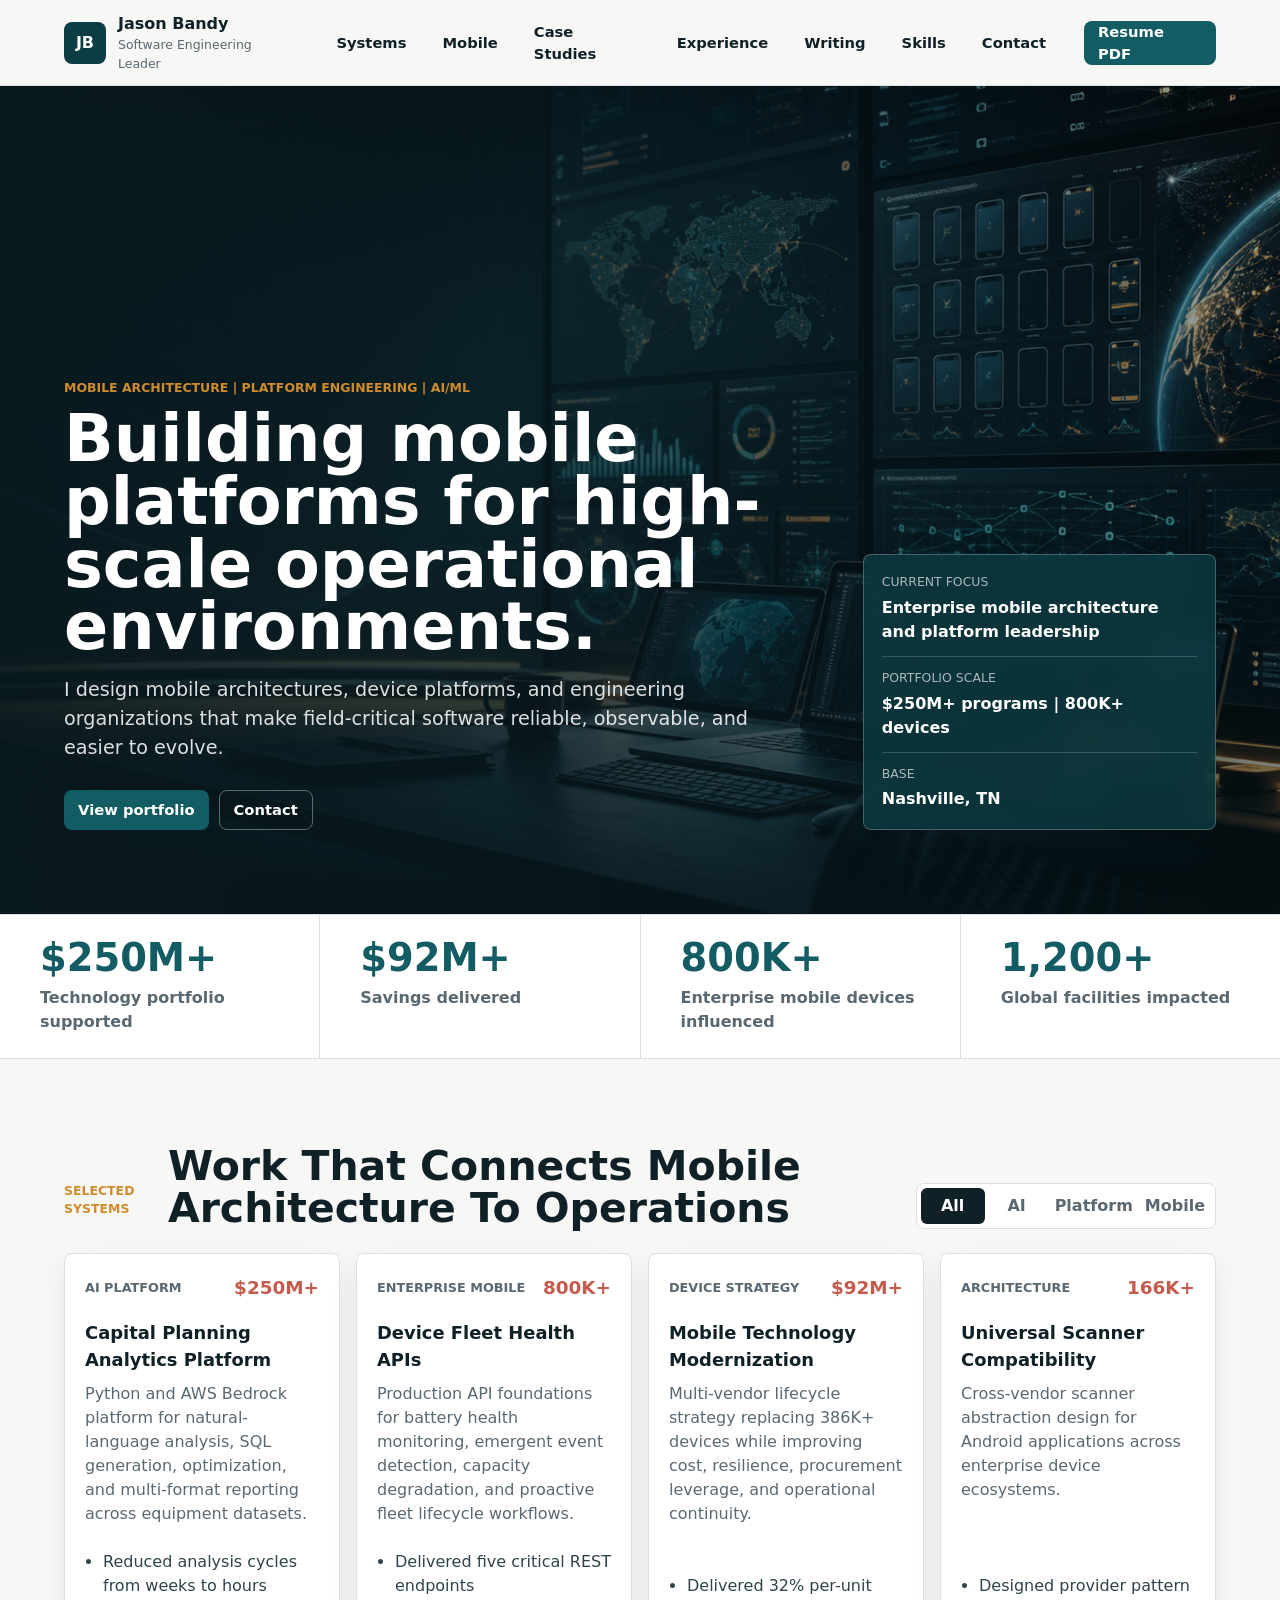
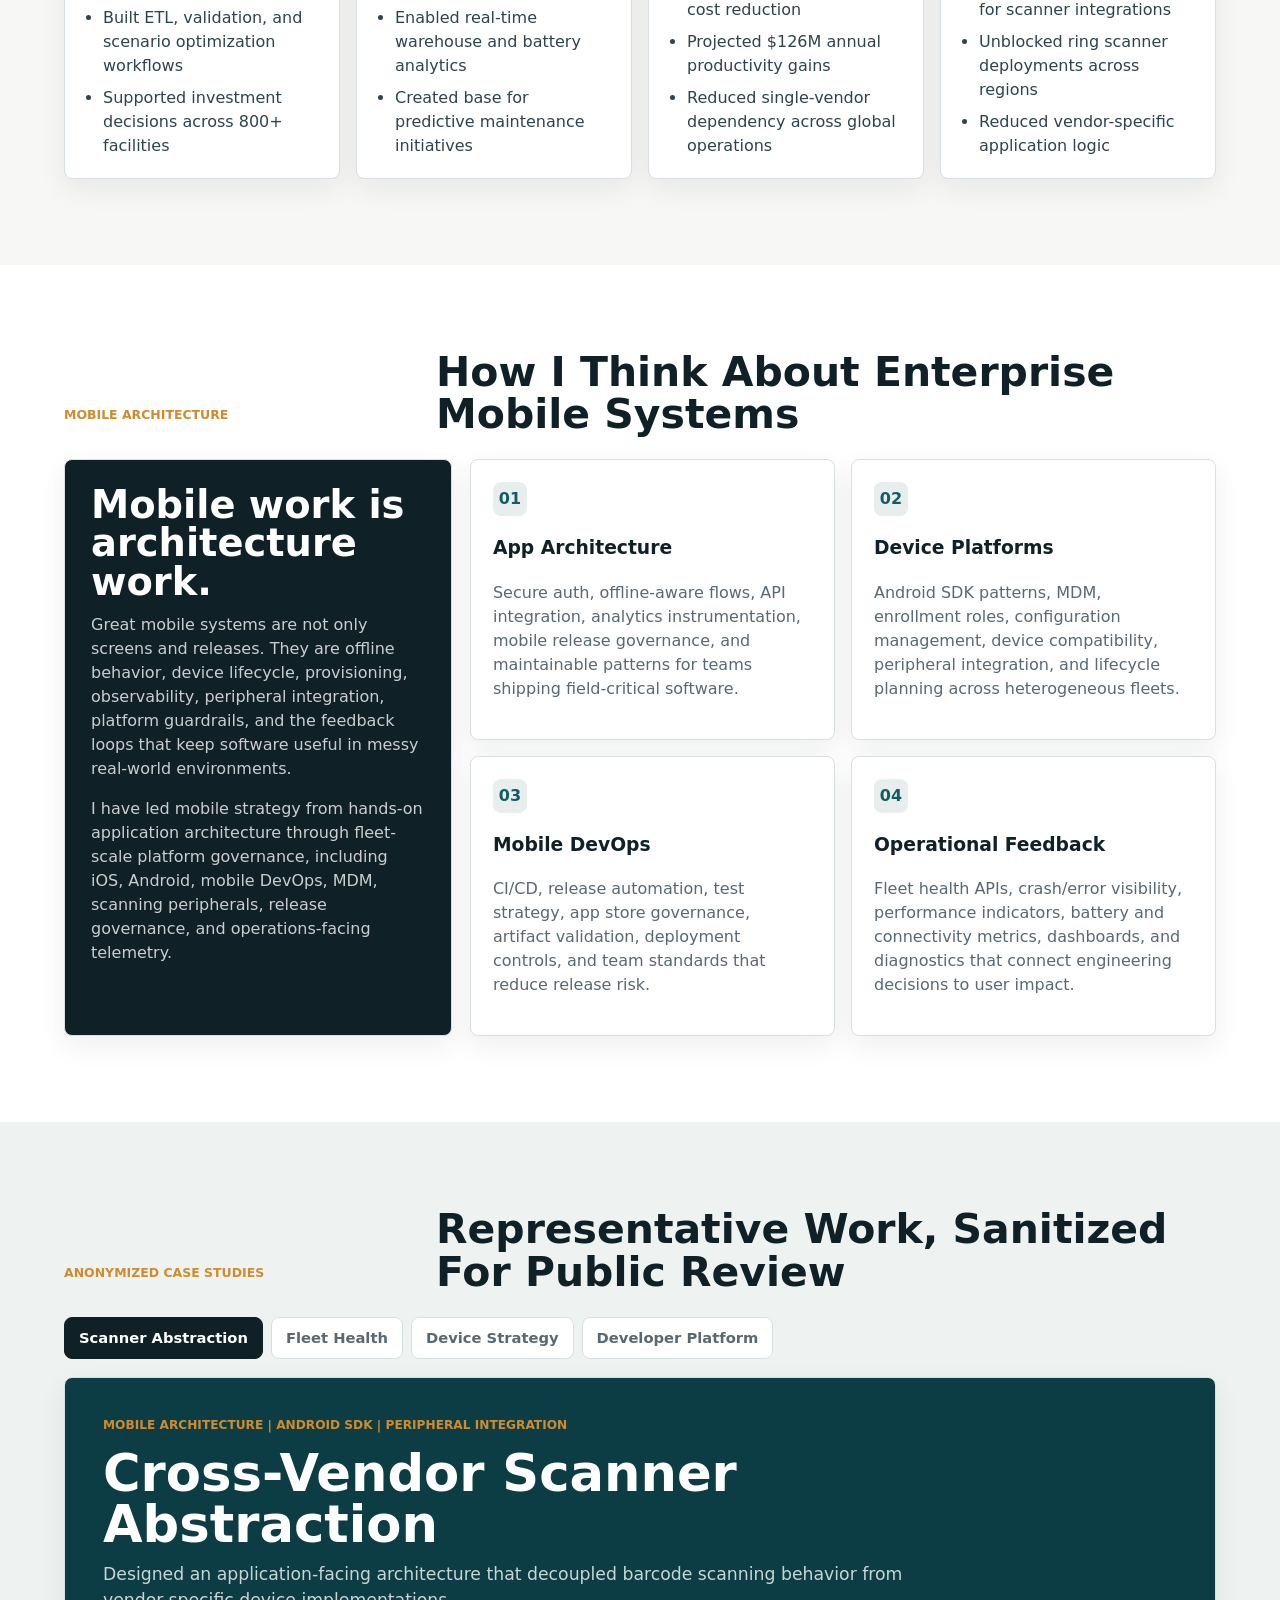
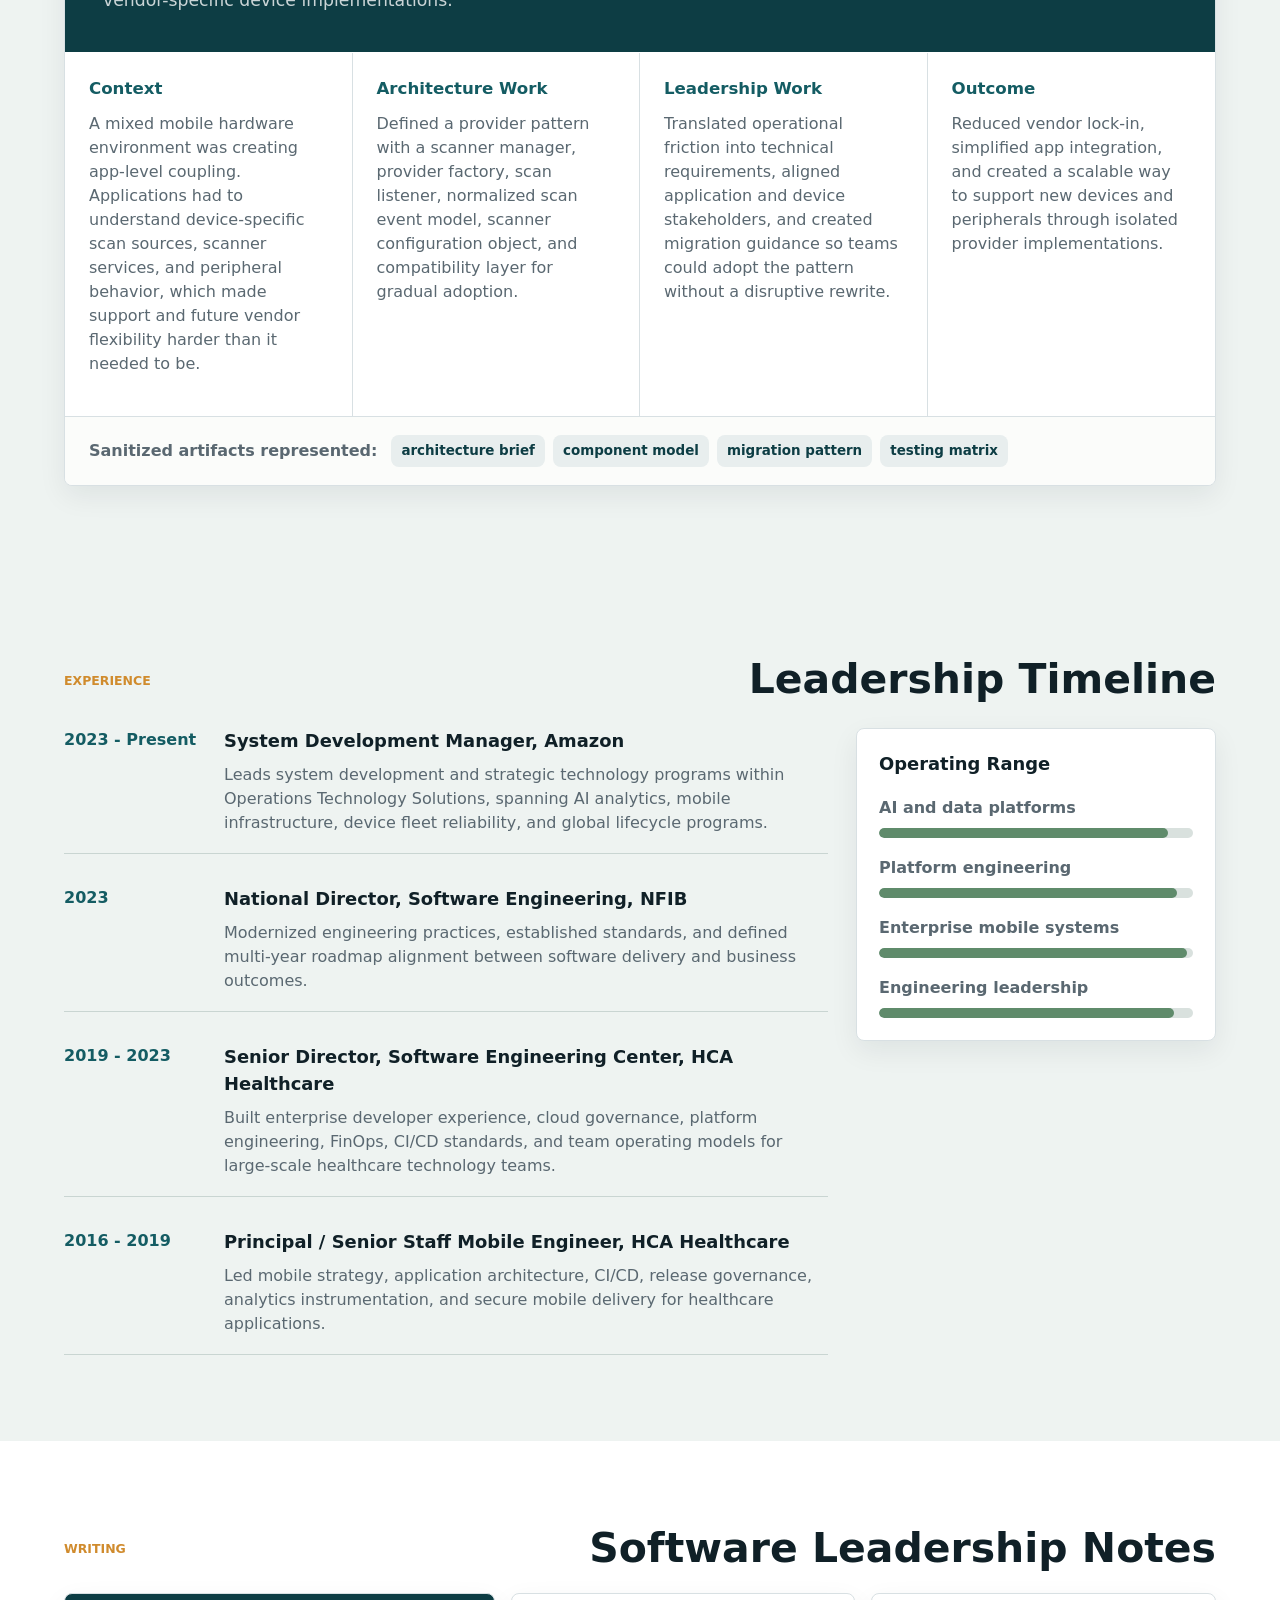
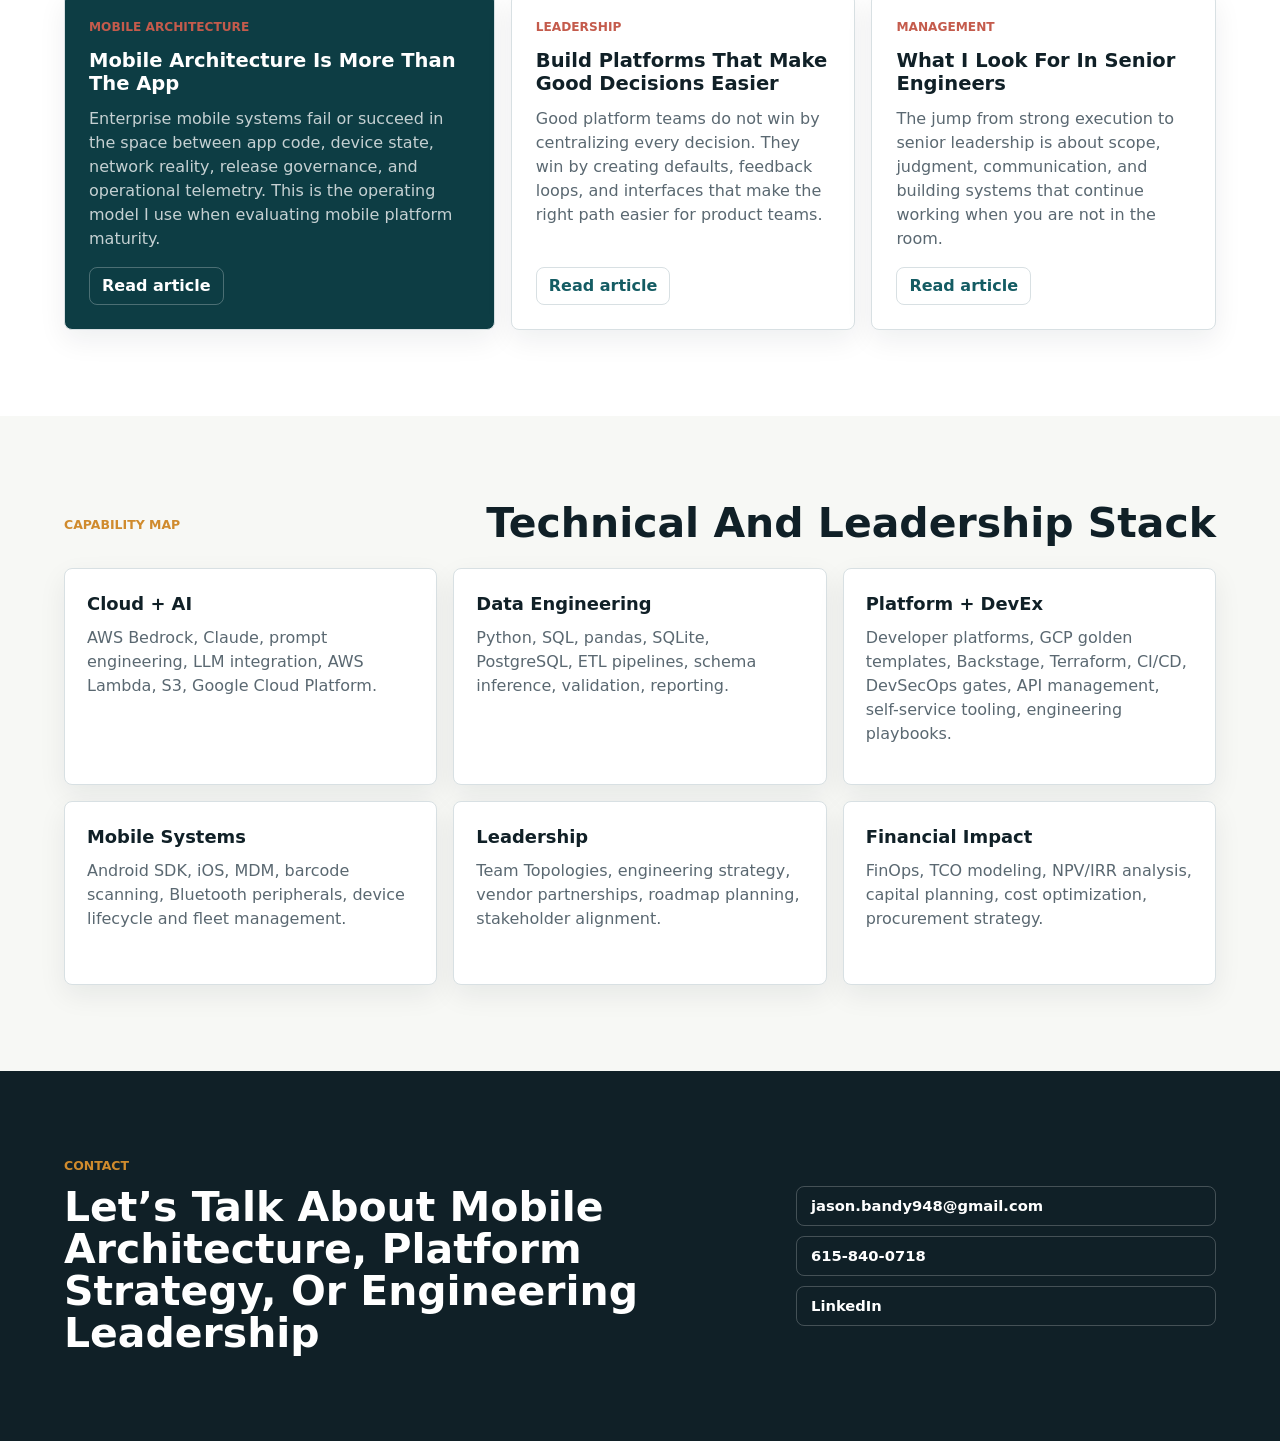
<file: index.html>
<!DOCTYPE html>
<html lang="en">
<head>
  <meta charset="UTF-8">
  <meta name="viewport" content="width=device-width, initial-scale=1.0">
  <title>Jason Bandy - Portfolio Dashboard</title>
  <link rel="stylesheet" href="styles.css">
</head>
<body>
  <header class="topbar">
    <a class="brand" href="#overview" aria-label="Jason Bandy portfolio dashboard">
      <span class="brand-mark">JB</span>
      <span>
        <strong>Jason Bandy</strong>
        <small>Software Engineering Leader</small>
      </span>
    </a>
    <nav class="nav-links" aria-label="Primary navigation">
      <a href="#systems">Systems</a>
      <a href="#mobile-architecture">Mobile</a>
      <a href="#case-studies">Case Studies</a>
      <a href="#experience">Experience</a>
      <a href="#writing">Writing</a>
      <a href="#skills">Skills</a>
      <a href="#contact">Contact</a>
    </nav>
    <a class="resume-link" href="assets/jason-bandy-resume.pdf">Resume PDF</a>
  </header>

  <main>
    <section class="hero" id="overview" aria-labelledby="page-title">
      <img class="hero-image" src="assets/operations-dashboard-hero.png" alt="Abstract command center dashboards for AI, cloud, and mobile device operations">
      <div class="hero-shade"></div>
      <div class="hero-content">
        <p class="eyebrow">Mobile Architecture | Platform Engineering | AI/ML</p>
        <h1 id="page-title">Building mobile platforms for high-scale operational environments.</h1>
        <p class="hero-copy">I design mobile architectures, device platforms, and engineering organizations that make field-critical software reliable, observable, and easier to evolve.</p>
        <div class="hero-actions">
          <a class="primary-action" href="#systems">View portfolio</a>
          <a class="secondary-action" href="mailto:jason.bandy948@gmail.com">Contact</a>
        </div>
      </div>
      <aside class="status-panel" aria-label="Portfolio highlights">
        <div>
          <span class="status-label">Current focus</span>
          <strong>Enterprise mobile architecture and platform leadership</strong>
        </div>
        <div>
          <span class="status-label">Portfolio scale</span>
          <strong>$250M+ programs | 800K+ devices</strong>
        </div>
        <div>
          <span class="status-label">Base</span>
          <strong>Nashville, TN</strong>
        </div>
      </aside>
    </section>

    <section class="metrics-band" aria-label="Impact metrics">
      <article>
        <span class="metric-value">$250M+</span>
        <span class="metric-label">Technology portfolio supported</span>
      </article>
      <article>
        <span class="metric-value">$92M+</span>
        <span class="metric-label">Savings delivered</span>
      </article>
      <article>
        <span class="metric-value">800K+</span>
        <span class="metric-label">Enterprise mobile devices influenced</span>
      </article>
      <article>
        <span class="metric-value">1,200+</span>
        <span class="metric-label">Global facilities impacted</span>
      </article>
    </section>

    <section class="dashboard-section" id="systems">
      <div class="section-heading">
        <p class="eyebrow">Selected Systems</p>
        <h2>Work That Connects Mobile Architecture To Operations</h2>
        <div class="segmented-control" aria-label="Project filter">
          <button type="button" class="segment active" data-filter="all">All</button>
          <button type="button" class="segment" data-filter="ai">AI</button>
          <button type="button" class="segment" data-filter="platform">Platform</button>
          <button type="button" class="segment" data-filter="mobile">Mobile</button>
        </div>
      </div>

      <div class="project-grid" id="projectGrid">
        <article class="project-card" data-category="ai platform">
          <div class="card-topline">
            <span>AI Platform</span>
            <strong>$250M+</strong>
          </div>
          <h3>Capital Planning Analytics Platform</h3>
          <p>Python and AWS Bedrock platform for natural-language analysis, SQL generation, optimization, and multi-format reporting across equipment datasets.</p>
          <ul>
            <li>Reduced analysis cycles from weeks to hours</li>
            <li>Built ETL, validation, and scenario optimization workflows</li>
            <li>Supported investment decisions across 800+ facilities</li>
          </ul>
        </article>

        <article class="project-card" data-category="mobile platform">
          <div class="card-topline">
            <span>Enterprise Mobile</span>
            <strong>800K+</strong>
          </div>
          <h3>Device Fleet Health APIs</h3>
          <p>Production API foundations for battery health monitoring, emergent event detection, capacity degradation, and proactive fleet lifecycle workflows.</p>
          <ul>
            <li>Delivered five critical REST endpoints</li>
            <li>Enabled real-time warehouse and battery analytics</li>
            <li>Created base for predictive maintenance initiatives</li>
          </ul>
        </article>

        <article class="project-card" data-category="mobile">
          <div class="card-topline">
            <span>Device Strategy</span>
            <strong>$92M+</strong>
          </div>
          <h3>Mobile Technology Modernization</h3>
          <p>Multi-vendor lifecycle strategy replacing 386K+ devices while improving cost, resilience, procurement leverage, and operational continuity.</p>
          <ul>
            <li>Delivered 32% per-unit cost reduction</li>
            <li>Projected $126M annual productivity gains</li>
            <li>Reduced single-vendor dependency across global operations</li>
          </ul>
        </article>

        <article class="project-card" data-category="platform mobile">
          <div class="card-topline">
            <span>Architecture</span>
            <strong>166K+</strong>
          </div>
          <h3>Universal Scanner Compatibility</h3>
          <p>Cross-vendor scanner abstraction design for Android applications across enterprise device ecosystems.</p>
          <ul>
            <li>Designed provider pattern for scanner integrations</li>
            <li>Unblocked ring scanner deployments across regions</li>
            <li>Reduced vendor-specific application logic</li>
          </ul>
        </article>
      </div>
    </section>

    <section class="dashboard-section mobile-architecture-section" id="mobile-architecture">
      <div class="section-heading">
        <p class="eyebrow">Mobile Architecture</p>
        <h2>How I Think About Enterprise Mobile Systems</h2>
      </div>

      <div class="architecture-layout">
        <article class="architecture-lead">
          <h3>Mobile work is architecture work.</h3>
          <p>Great mobile systems are not only screens and releases. They are offline behavior, device lifecycle, provisioning, observability, peripheral integration, platform guardrails, and the feedback loops that keep software useful in messy real-world environments.</p>
          <p>I have led mobile strategy from hands-on application architecture through fleet-scale platform governance, including iOS, Android, mobile DevOps, MDM, scanning peripherals, release governance, and operations-facing telemetry.</p>
        </article>

        <div class="architecture-grid" aria-label="Mobile architecture capabilities">
          <article>
            <span>01</span>
            <h3>App Architecture</h3>
            <p>Secure auth, offline-aware flows, API integration, analytics instrumentation, mobile release governance, and maintainable patterns for teams shipping field-critical software.</p>
          </article>
          <article>
            <span>02</span>
            <h3>Device Platforms</h3>
            <p>Android SDK patterns, MDM, enrollment roles, configuration management, device compatibility, peripheral integration, and lifecycle planning across heterogeneous fleets.</p>
          </article>
          <article>
            <span>03</span>
            <h3>Mobile DevOps</h3>
            <p>CI/CD, release automation, test strategy, app store governance, artifact validation, deployment controls, and team standards that reduce release risk.</p>
          </article>
          <article>
            <span>04</span>
            <h3>Operational Feedback</h3>
            <p>Fleet health APIs, crash/error visibility, performance indicators, battery and connectivity metrics, dashboards, and diagnostics that connect engineering decisions to user impact.</p>
          </article>
        </div>
      </div>
    </section>

    <section class="dashboard-section work-section" id="case-studies">
      <div class="section-heading">
        <p class="eyebrow">Anonymized Case Studies</p>
        <h2>Representative Work, Sanitized For Public Review</h2>
      </div>

      <div class="case-tabs" aria-label="Case study selector">
        <button type="button" class="case-tab active" data-case="scanner">Scanner Abstraction</button>
        <button type="button" class="case-tab" data-case="fleet">Fleet Health</button>
        <button type="button" class="case-tab" data-case="strategy">Device Strategy</button>
        <button type="button" class="case-tab" data-case="devex">Developer Platform</button>
      </div>

      <div class="case-study-stage">
        <article class="case-study-panel active" data-case-panel="scanner">
          <div class="case-panel-header">
            <span class="case-meta">Mobile architecture | Android SDK | Peripheral integration</span>
            <h3>Cross-Vendor Scanner Abstraction</h3>
            <p>Designed an application-facing architecture that decoupled barcode scanning behavior from vendor-specific device implementations.</p>
          </div>
          <div class="case-panel-grid">
            <div>
              <h4>Context</h4>
              <p>A mixed mobile hardware environment was creating app-level coupling. Applications had to understand device-specific scan sources, scanner services, and peripheral behavior, which made support and future vendor flexibility harder than it needed to be.</p>
            </div>
            <div>
              <h4>Architecture Work</h4>
              <p>Defined a provider pattern with a scanner manager, provider factory, scan listener, normalized scan event model, scanner configuration object, and compatibility layer for gradual adoption.</p>
            </div>
            <div>
              <h4>Leadership Work</h4>
              <p>Translated operational friction into technical requirements, aligned application and device stakeholders, and created migration guidance so teams could adopt the pattern without a disruptive rewrite.</p>
            </div>
            <div>
              <h4>Outcome</h4>
              <p>Reduced vendor lock-in, simplified app integration, and created a scalable way to support new devices and peripherals through isolated provider implementations.</p>
            </div>
          </div>
          <div class="case-artifacts">
            <span>Sanitized artifacts represented:</span>
            <strong>architecture brief</strong>
            <strong>component model</strong>
            <strong>migration pattern</strong>
            <strong>testing matrix</strong>
          </div>
        </article>

        <article class="case-study-panel" data-case-panel="fleet">
          <div class="case-panel-header">
            <span class="case-meta">Fleet reliability | APIs | Observability</span>
            <h3>Mobile Fleet Health Platform</h3>
            <p>Built API foundations and monitoring concepts for proactive health management across a large global enterprise mobile fleet.</p>
          </div>
          <div class="case-panel-grid">
            <div>
              <h4>Context</h4>
              <p>Device reliability work was too reactive. Leaders and operators needed better visibility into battery health, degraded capacity, emergent safety events, inventory by location, and unhealthy thresholds.</p>
            </div>
            <div>
              <h4>Architecture Work</h4>
              <p>Delivered API patterns for location-level aggregation, inventory views, threshold monitoring, event detection, and time-series analysis suitable for dashboards and automation workflows.</p>
            </div>
            <div>
              <h4>Leadership Work</h4>
              <p>Framed fleet health as an operational system rather than a reporting project, connecting engineering telemetry to proactive maintenance, support efficiency, and lifecycle planning.</p>
            </div>
            <div>
              <h4>Outcome</h4>
              <p>Created a foundation for predictive maintenance, reduced manual investigation, and helped teams reason about device reliability with fresher and more actionable data.</p>
            </div>
          </div>
          <div class="case-artifacts">
            <span>Sanitized artifacts represented:</span>
            <strong>API capability map</strong>
            <strong>metrics framework</strong>
            <strong>dashboard plan</strong>
            <strong>operational roadmap</strong>
          </div>
        </article>

        <article class="case-study-panel" data-case-panel="strategy">
          <div class="case-panel-header">
            <span class="case-meta">Mobile strategy | Cost optimization | Lifecycle</span>
            <h3>Heterogeneous Device Strategy</h3>
            <p>Led a mobile fleet modernization strategy that connected architecture, lifecycle risk, procurement flexibility, and operational continuity.</p>
          </div>
          <div class="case-panel-grid">
            <div>
              <h4>Context</h4>
              <p>A large mobile estate had cost pressure, lifecycle deadlines, and dependency risk from a narrow hardware strategy. Device choices needed to match work patterns, not just replace old models one-for-one.</p>
            </div>
            <div>
              <h4>Architecture Work</h4>
              <p>Developed function-based device selection, compatibility gates, pilot validation, total-cost modeling, and phased rollout criteria to support a heterogeneous fleet.</p>
            </div>
            <div>
              <h4>Leadership Work</h4>
              <p>Aligned operations, finance, procurement, safety, and engineering stakeholders around a decision model that balanced capability, cost, reliability, and rollout risk.</p>
            </div>
            <div>
              <h4>Outcome</h4>
              <p>Supported meaningful cost savings, reduced single-vendor dependency, and established a repeatable lifecycle model for future mobile technology programs.</p>
            </div>
          </div>
          <div class="case-artifacts">
            <span>Sanitized artifacts represented:</span>
            <strong>decision framework</strong>
            <strong>TCO model</strong>
            <strong>certification gates</strong>
            <strong>rollout plan</strong>
          </div>
        </article>

        <article class="case-study-panel" data-case-panel="devex">
          <div class="case-panel-header">
            <span class="case-meta">Platform engineering | GCP | DevSecOps | Golden paths</span>
            <h3>Developer Experience Platform</h3>
            <p>Led development of a developer platform that increased delivery velocity by 76% through GCP golden templates, secure delivery pipelines, and self-service project creation.</p>
          </div>
          <div class="case-panel-grid">
            <div>
              <h4>Context</h4>
              <p>Engineering teams needed a faster and safer path to launch new services. Greenfield project setup required too much custom coordination, and teams needed consistent cloud patterns, security checks, and delivery standards.</p>
            </div>
            <div>
              <h4>Architecture Work</h4>
              <p>Led creation of golden templates for GCP project creation, reusable service scaffolds, CI/CD workflows, infrastructure-as-code patterns, developer portal guidance, and standard operating models for product teams.</p>
            </div>
            <div>
              <h4>Leadership Work</h4>
              <p>Introduced DevSecOps practices with pipeline tooling that scanned project integrity before deployment, including policy checks, dependency and configuration validation, and quality gates before production release.</p>
            </div>
            <div>
              <h4>Outcome</h4>
              <p>Increased delivery velocity by 76%, reduced greenfield startup friction, improved engineering consistency, and gave teams paved roads that preserved security, operational, and cloud governance guardrails.</p>
            </div>
          </div>
          <div class="case-artifacts">
            <span>Sanitized artifacts represented:</span>
            <strong>GCP golden templates</strong>
            <strong>DevSecOps gates</strong>
            <strong>project scaffolds</strong>
            <strong>developer portal</strong>
            <strong>IaC patterns</strong>
          </div>
        </article>
      </div>
    </section>

    <section class="dashboard-section split-layout" id="experience">
      <div class="section-heading">
        <p class="eyebrow">Experience</p>
        <h2>Leadership Timeline</h2>
      </div>

      <div class="timeline">
        <article class="timeline-item">
          <time>2023 - Present</time>
          <div>
            <h3>System Development Manager, Amazon</h3>
            <p>Leads system development and strategic technology programs within Operations Technology Solutions, spanning AI analytics, mobile infrastructure, device fleet reliability, and global lifecycle programs.</p>
          </div>
        </article>
        <article class="timeline-item">
          <time>2023</time>
          <div>
            <h3>National Director, Software Engineering, NFIB</h3>
            <p>Modernized engineering practices, established standards, and defined multi-year roadmap alignment between software delivery and business outcomes.</p>
          </div>
        </article>
        <article class="timeline-item">
          <time>2019 - 2023</time>
          <div>
            <h3>Senior Director, Software Engineering Center, HCA Healthcare</h3>
            <p>Built enterprise developer experience, cloud governance, platform engineering, FinOps, CI/CD standards, and team operating models for large-scale healthcare technology teams.</p>
          </div>
        </article>
        <article class="timeline-item">
          <time>2016 - 2019</time>
          <div>
            <h3>Principal / Senior Staff Mobile Engineer, HCA Healthcare</h3>
            <p>Led mobile strategy, application architecture, CI/CD, release governance, analytics instrumentation, and secure mobile delivery for healthcare applications.</p>
          </div>
        </article>
      </div>

      <aside class="impact-panel">
        <h3>Operating Range</h3>
        <div class="bar-row">
          <span>AI and data platforms</span>
          <div class="bar"><span style="width: 92%"></span></div>
        </div>
        <div class="bar-row">
          <span>Platform engineering</span>
          <div class="bar"><span style="width: 95%"></span></div>
        </div>
        <div class="bar-row">
          <span>Enterprise mobile systems</span>
          <div class="bar"><span style="width: 98%"></span></div>
        </div>
        <div class="bar-row">
          <span>Engineering leadership</span>
          <div class="bar"><span style="width: 94%"></span></div>
        </div>
      </aside>
    </section>

    <section class="dashboard-section writing-section" id="writing">
      <div class="section-heading">
        <p class="eyebrow">Writing</p>
        <h2>Software Leadership Notes</h2>
      </div>

      <div class="blog-grid">
        <article class="blog-card featured-post">
          <span class="blog-kicker">Mobile Architecture</span>
          <h3>Mobile Architecture Is More Than The App</h3>
          <p>Enterprise mobile systems fail or succeed in the space between app code, device state, network reality, release governance, and operational telemetry. This is the operating model I use when evaluating mobile platform maturity.</p>
          <a href="blog/mobile-architecture-more-than-the-app.html">Read article</a>
        </article>
        <article class="blog-card">
          <span class="blog-kicker">Leadership</span>
          <h3>Build Platforms That Make Good Decisions Easier</h3>
          <p>Good platform teams do not win by centralizing every decision. They win by creating defaults, feedback loops, and interfaces that make the right path easier for product teams.</p>
          <a href="blog/platforms-make-good-decisions-easier.html">Read article</a>
        </article>
        <article class="blog-card">
          <span class="blog-kicker">Management</span>
          <h3>What I Look For In Senior Engineers</h3>
          <p>The jump from strong execution to senior leadership is about scope, judgment, communication, and building systems that continue working when you are not in the room.</p>
          <a href="blog/what-i-look-for-in-senior-engineers.html">Read article</a>
        </article>
      </div>
    </section>

    <section class="dashboard-section" id="skills">
      <div class="section-heading">
        <p class="eyebrow">Capability Map</p>
        <h2>Technical And Leadership Stack</h2>
      </div>

      <div class="skills-board">
        <article>
          <h3>Cloud + AI</h3>
          <p>AWS Bedrock, Claude, prompt engineering, LLM integration, AWS Lambda, S3, Google Cloud Platform.</p>
        </article>
        <article>
          <h3>Data Engineering</h3>
          <p>Python, SQL, pandas, SQLite, PostgreSQL, ETL pipelines, schema inference, validation, reporting.</p>
        </article>
        <article>
          <h3>Platform + DevEx</h3>
          <p>Developer platforms, GCP golden templates, Backstage, Terraform, CI/CD, DevSecOps gates, API management, self-service tooling, engineering playbooks.</p>
        </article>
        <article>
          <h3>Mobile Systems</h3>
          <p>Android SDK, iOS, MDM, barcode scanning, Bluetooth peripherals, device lifecycle and fleet management.</p>
        </article>
        <article>
          <h3>Leadership</h3>
          <p>Team Topologies, engineering strategy, vendor partnerships, roadmap planning, stakeholder alignment.</p>
        </article>
        <article>
          <h3>Financial Impact</h3>
          <p>FinOps, TCO modeling, NPV/IRR analysis, capital planning, cost optimization, procurement strategy.</p>
        </article>
      </div>
    </section>

    <section class="dashboard-section contact-section" id="contact">
      <div>
        <p class="eyebrow">Contact</p>
        <h2>Let’s Talk About Mobile Architecture, Platform Strategy, Or Engineering Leadership</h2>
      </div>
      <div class="contact-actions">
        <a href="mailto:jason.bandy948@gmail.com">jason.bandy948@gmail.com</a>
        <a href="tel:+16158400718">615-840-0718</a>
        <a href="https://www.linkedin.com/in/jason-bandy-11bba650">LinkedIn</a>
      </div>
    </section>
  </main>

  <script src="script.js"></script>
</body>
</html>
</file>
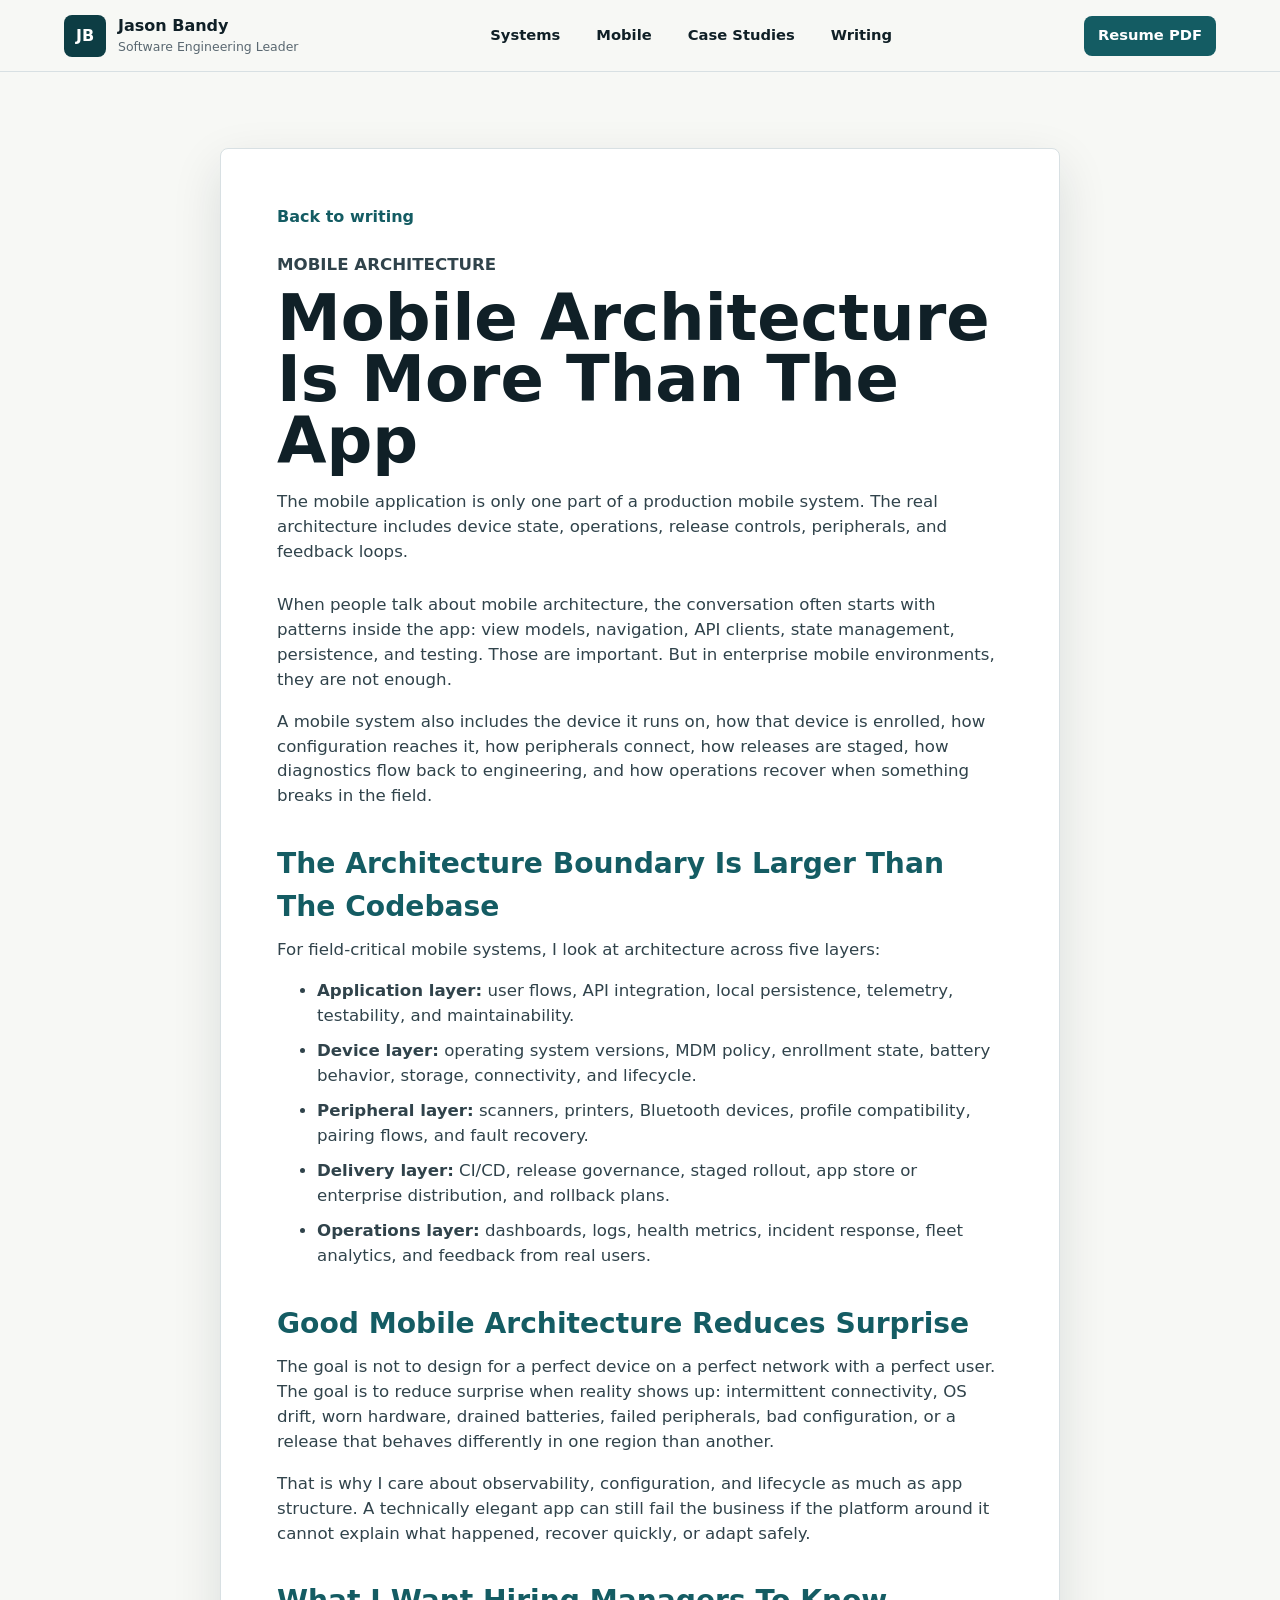
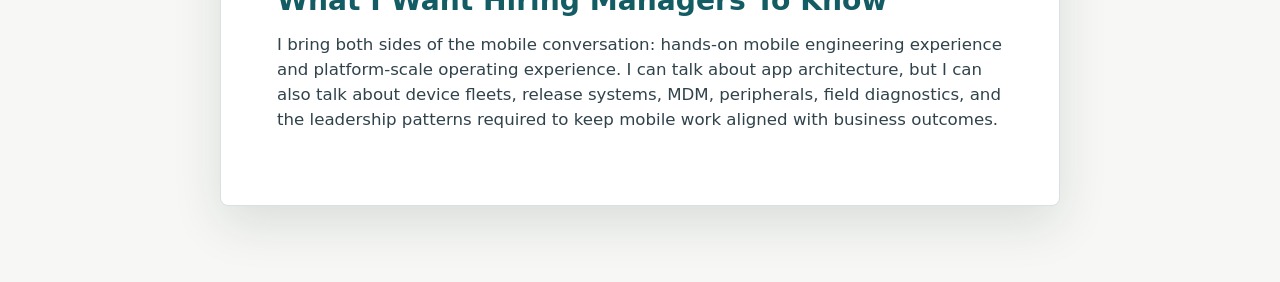
<file: blog/mobile-architecture-more-than-the-app.html>
<!DOCTYPE html>
<html lang="en">
<head>
  <meta charset="UTF-8">
  <meta name="viewport" content="width=device-width, initial-scale=1.0">
  <title>Mobile Architecture Is More Than The App - Jason Bandy</title>
  <link rel="stylesheet" href="../styles.css">
</head>
<body>
  <header class="topbar">
    <a class="brand" href="../index.html#overview" aria-label="Jason Bandy portfolio dashboard">
      <span class="brand-mark">JB</span>
      <span>
        <strong>Jason Bandy</strong>
        <small>Software Engineering Leader</small>
      </span>
    </a>
    <nav class="nav-links" aria-label="Primary navigation">
      <a href="../index.html#systems">Systems</a>
      <a href="../index.html#mobile-architecture">Mobile</a>
      <a href="../index.html#case-studies">Case Studies</a>
      <a href="../index.html#writing">Writing</a>
    </nav>
    <a class="resume-link" href="../assets/jason-bandy-resume.pdf">Resume PDF</a>
  </header>

  <main class="article-page">
    <article class="article-shell">
      <a class="back-link" href="../index.html#writing">Back to writing</a>
      <p class="eyebrow">Mobile Architecture</p>
      <h1>Mobile Architecture Is More Than The App</h1>
      <p class="article-dek">The mobile application is only one part of a production mobile system. The real architecture includes device state, operations, release controls, peripherals, and feedback loops.</p>

      <p>When people talk about mobile architecture, the conversation often starts with patterns inside the app: view models, navigation, API clients, state management, persistence, and testing. Those are important. But in enterprise mobile environments, they are not enough.</p>

      <p>A mobile system also includes the device it runs on, how that device is enrolled, how configuration reaches it, how peripherals connect, how releases are staged, how diagnostics flow back to engineering, and how operations recover when something breaks in the field.</p>

      <h2>The Architecture Boundary Is Larger Than The Codebase</h2>
      <p>For field-critical mobile systems, I look at architecture across five layers:</p>
      <ul>
        <li><strong>Application layer:</strong> user flows, API integration, local persistence, telemetry, testability, and maintainability.</li>
        <li><strong>Device layer:</strong> operating system versions, MDM policy, enrollment state, battery behavior, storage, connectivity, and lifecycle.</li>
        <li><strong>Peripheral layer:</strong> scanners, printers, Bluetooth devices, profile compatibility, pairing flows, and fault recovery.</li>
        <li><strong>Delivery layer:</strong> CI/CD, release governance, staged rollout, app store or enterprise distribution, and rollback plans.</li>
        <li><strong>Operations layer:</strong> dashboards, logs, health metrics, incident response, fleet analytics, and feedback from real users.</li>
      </ul>

      <h2>Good Mobile Architecture Reduces Surprise</h2>
      <p>The goal is not to design for a perfect device on a perfect network with a perfect user. The goal is to reduce surprise when reality shows up: intermittent connectivity, OS drift, worn hardware, drained batteries, failed peripherals, bad configuration, or a release that behaves differently in one region than another.</p>

      <p>That is why I care about observability, configuration, and lifecycle as much as app structure. A technically elegant app can still fail the business if the platform around it cannot explain what happened, recover quickly, or adapt safely.</p>

      <h2>What I Want Hiring Managers To Know</h2>
      <p>I bring both sides of the mobile conversation: hands-on mobile engineering experience and platform-scale operating experience. I can talk about app architecture, but I can also talk about device fleets, release systems, MDM, peripherals, field diagnostics, and the leadership patterns required to keep mobile work aligned with business outcomes.</p>
    </article>
  </main>
</body>
</html>
</file>
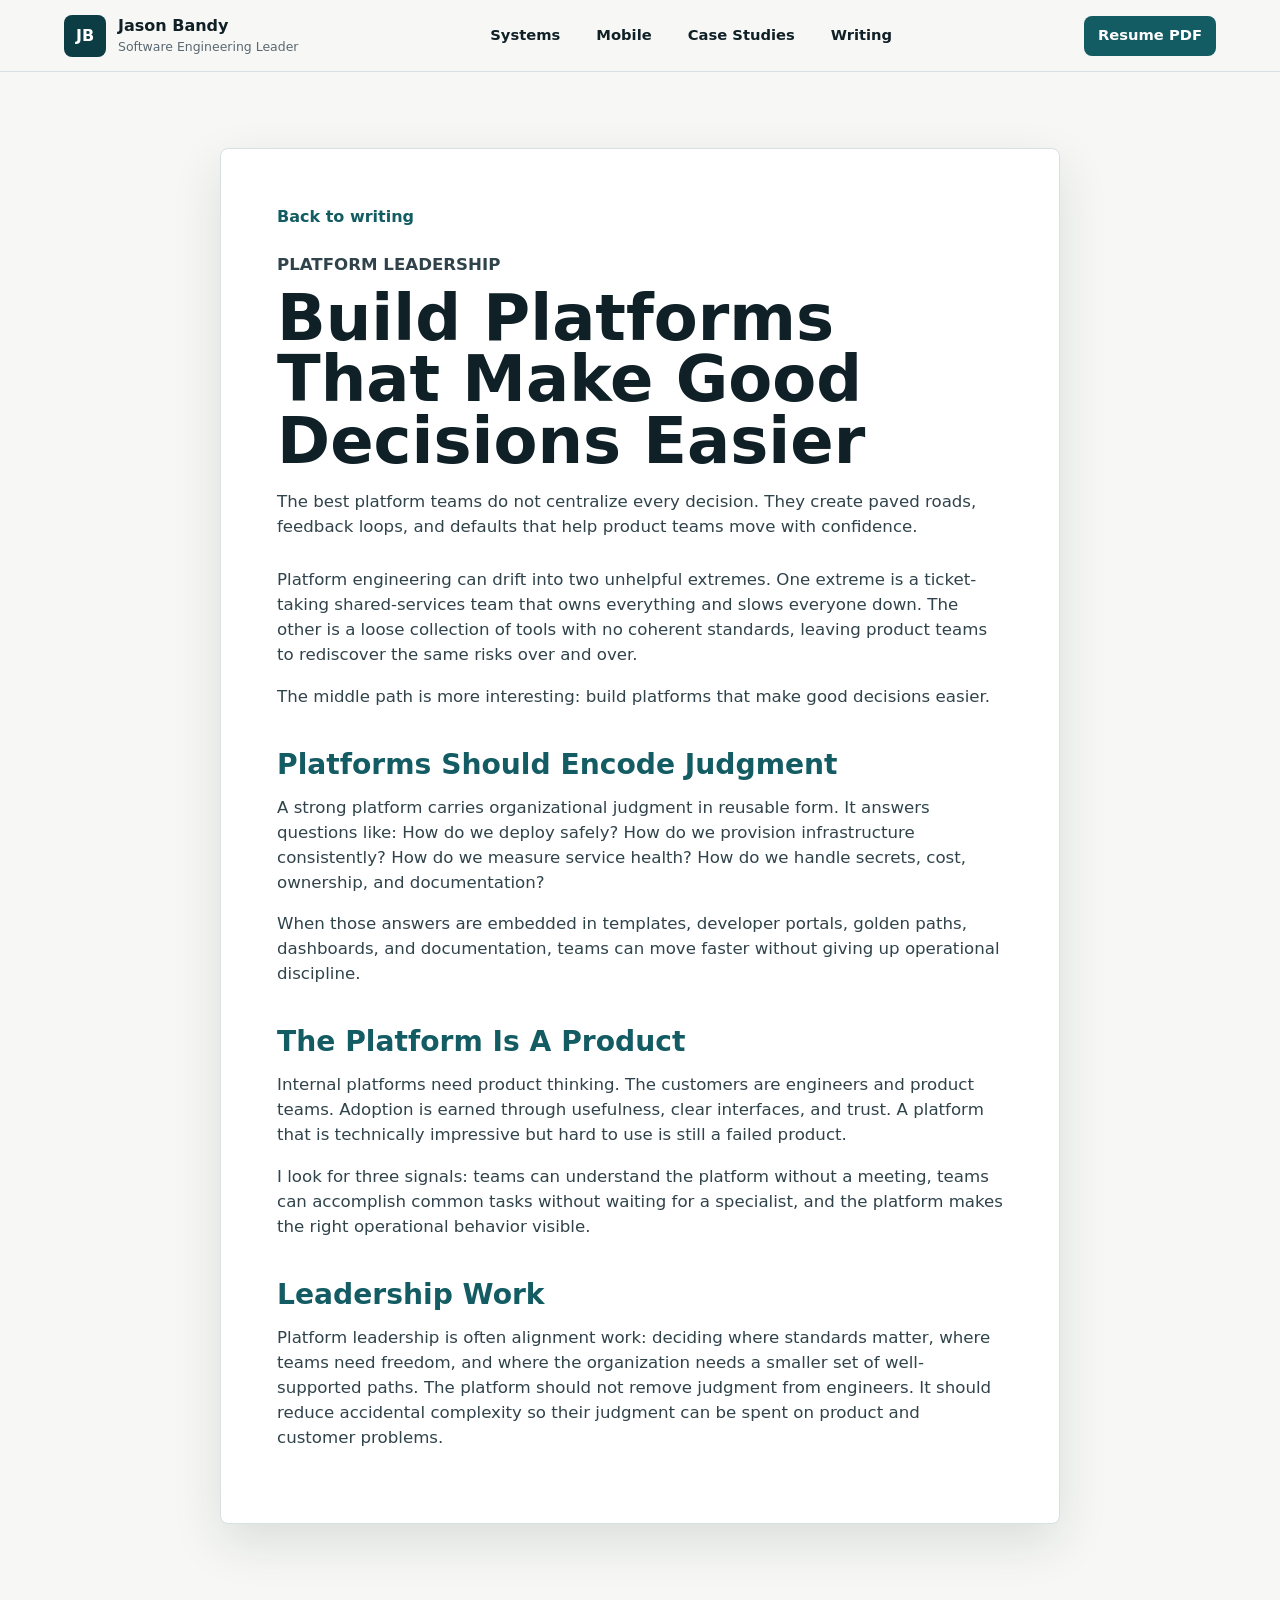
<file: blog/platforms-make-good-decisions-easier.html>
<!DOCTYPE html>
<html lang="en">
<head>
  <meta charset="UTF-8">
  <meta name="viewport" content="width=device-width, initial-scale=1.0">
  <title>Build Platforms That Make Good Decisions Easier - Jason Bandy</title>
  <link rel="stylesheet" href="../styles.css">
</head>
<body>
  <header class="topbar">
    <a class="brand" href="../index.html#overview" aria-label="Jason Bandy portfolio dashboard">
      <span class="brand-mark">JB</span>
      <span>
        <strong>Jason Bandy</strong>
        <small>Software Engineering Leader</small>
      </span>
    </a>
    <nav class="nav-links" aria-label="Primary navigation">
      <a href="../index.html#systems">Systems</a>
      <a href="../index.html#mobile-architecture">Mobile</a>
      <a href="../index.html#case-studies">Case Studies</a>
      <a href="../index.html#writing">Writing</a>
    </nav>
    <a class="resume-link" href="../assets/jason-bandy-resume.pdf">Resume PDF</a>
  </header>

  <main class="article-page">
    <article class="article-shell">
      <a class="back-link" href="../index.html#writing">Back to writing</a>
      <p class="eyebrow">Platform Leadership</p>
      <h1>Build Platforms That Make Good Decisions Easier</h1>
      <p class="article-dek">The best platform teams do not centralize every decision. They create paved roads, feedback loops, and defaults that help product teams move with confidence.</p>

      <p>Platform engineering can drift into two unhelpful extremes. One extreme is a ticket-taking shared-services team that owns everything and slows everyone down. The other is a loose collection of tools with no coherent standards, leaving product teams to rediscover the same risks over and over.</p>

      <p>The middle path is more interesting: build platforms that make good decisions easier.</p>

      <h2>Platforms Should Encode Judgment</h2>
      <p>A strong platform carries organizational judgment in reusable form. It answers questions like: How do we deploy safely? How do we provision infrastructure consistently? How do we measure service health? How do we handle secrets, cost, ownership, and documentation?</p>

      <p>When those answers are embedded in templates, developer portals, golden paths, dashboards, and documentation, teams can move faster without giving up operational discipline.</p>

      <h2>The Platform Is A Product</h2>
      <p>Internal platforms need product thinking. The customers are engineers and product teams. Adoption is earned through usefulness, clear interfaces, and trust. A platform that is technically impressive but hard to use is still a failed product.</p>

      <p>I look for three signals: teams can understand the platform without a meeting, teams can accomplish common tasks without waiting for a specialist, and the platform makes the right operational behavior visible.</p>

      <h2>Leadership Work</h2>
      <p>Platform leadership is often alignment work: deciding where standards matter, where teams need freedom, and where the organization needs a smaller set of well-supported paths. The platform should not remove judgment from engineers. It should reduce accidental complexity so their judgment can be spent on product and customer problems.</p>
    </article>
  </main>
</body>
</html>
</file>
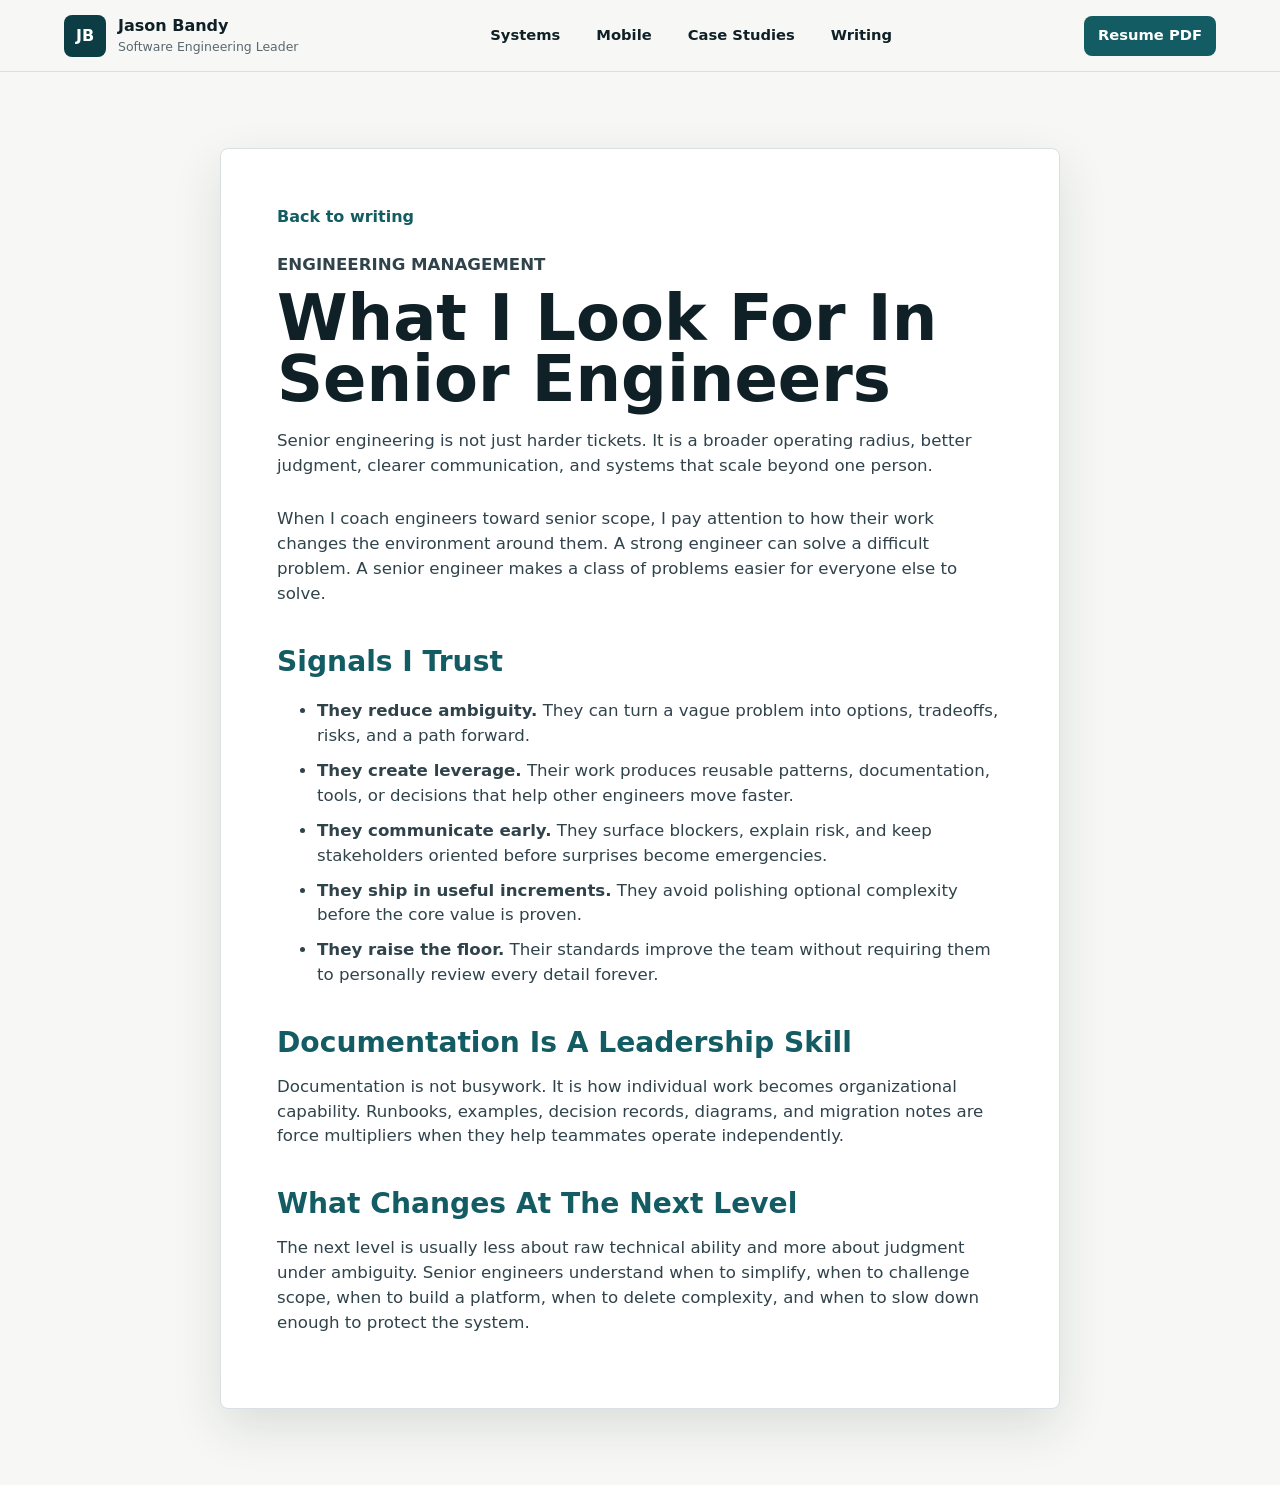
<file: blog/what-i-look-for-in-senior-engineers.html>
<!DOCTYPE html>
<html lang="en">
<head>
  <meta charset="UTF-8">
  <meta name="viewport" content="width=device-width, initial-scale=1.0">
  <title>What I Look For In Senior Engineers - Jason Bandy</title>
  <link rel="stylesheet" href="../styles.css">
</head>
<body>
  <header class="topbar">
    <a class="brand" href="../index.html#overview" aria-label="Jason Bandy portfolio dashboard">
      <span class="brand-mark">JB</span>
      <span>
        <strong>Jason Bandy</strong>
        <small>Software Engineering Leader</small>
      </span>
    </a>
    <nav class="nav-links" aria-label="Primary navigation">
      <a href="../index.html#systems">Systems</a>
      <a href="../index.html#mobile-architecture">Mobile</a>
      <a href="../index.html#case-studies">Case Studies</a>
      <a href="../index.html#writing">Writing</a>
    </nav>
    <a class="resume-link" href="../assets/jason-bandy-resume.pdf">Resume PDF</a>
  </header>

  <main class="article-page">
    <article class="article-shell">
      <a class="back-link" href="../index.html#writing">Back to writing</a>
      <p class="eyebrow">Engineering Management</p>
      <h1>What I Look For In Senior Engineers</h1>
      <p class="article-dek">Senior engineering is not just harder tickets. It is a broader operating radius, better judgment, clearer communication, and systems that scale beyond one person.</p>

      <p>When I coach engineers toward senior scope, I pay attention to how their work changes the environment around them. A strong engineer can solve a difficult problem. A senior engineer makes a class of problems easier for everyone else to solve.</p>

      <h2>Signals I Trust</h2>
      <ul>
        <li><strong>They reduce ambiguity.</strong> They can turn a vague problem into options, tradeoffs, risks, and a path forward.</li>
        <li><strong>They create leverage.</strong> Their work produces reusable patterns, documentation, tools, or decisions that help other engineers move faster.</li>
        <li><strong>They communicate early.</strong> They surface blockers, explain risk, and keep stakeholders oriented before surprises become emergencies.</li>
        <li><strong>They ship in useful increments.</strong> They avoid polishing optional complexity before the core value is proven.</li>
        <li><strong>They raise the floor.</strong> Their standards improve the team without requiring them to personally review every detail forever.</li>
      </ul>

      <h2>Documentation Is A Leadership Skill</h2>
      <p>Documentation is not busywork. It is how individual work becomes organizational capability. Runbooks, examples, decision records, diagrams, and migration notes are force multipliers when they help teammates operate independently.</p>

      <h2>What Changes At The Next Level</h2>
      <p>The next level is usually less about raw technical ability and more about judgment under ambiguity. Senior engineers understand when to simplify, when to challenge scope, when to build a platform, when to delete complexity, and when to slow down enough to protect the system.</p>
    </article>
  </main>
</body>
</html>
</file>
<file: styles.css>
:root {
  --ink: #102027;
  --muted: #5a6871;
  --line: #d8e0e3;
  --teal: #145c63;
  --teal-dark: #0d3d44;
  --amber: #d08b2d;
  --coral: #c45b4c;
  --green: #5f8b6b;
  --paper: #f7f8f5;
  --panel: #ffffff;
  --shadow: 0 18px 50px rgba(16, 32, 39, 0.12);
}

* {
  box-sizing: border-box;
}

html {
  scroll-behavior: smooth;
}

body {
  margin: 0;
  color: var(--ink);
  background: var(--paper);
  font-family: Inter, ui-sans-serif, system-ui, -apple-system, BlinkMacSystemFont, "Segoe UI", sans-serif;
  line-height: 1.5;
}

a {
  color: inherit;
  text-decoration: none;
}

.topbar {
  position: sticky;
  top: 0;
  z-index: 20;
  display: flex;
  align-items: center;
  justify-content: space-between;
  gap: 24px;
  min-height: 72px;
  padding: 12px clamp(20px, 5vw, 72px);
  background: rgba(247, 248, 245, 0.92);
  border-bottom: 1px solid var(--line);
  backdrop-filter: blur(16px);
}

.brand {
  display: inline-flex;
  align-items: center;
  gap: 12px;
}

.brand-mark {
  display: grid;
  place-items: center;
  width: 42px;
  height: 42px;
  background: var(--teal-dark);
  color: white;
  border-radius: 8px;
  font-weight: 800;
}

.brand strong,
.brand small {
  display: block;
}

.brand small {
  color: var(--muted);
  font-size: 0.78rem;
}

.nav-links {
  display: flex;
  gap: 8px;
}

.nav-links a,
.resume-link,
.hero-actions a,
.contact-actions a {
  min-height: 40px;
  display: inline-flex;
  align-items: center;
  justify-content: center;
  padding: 0 14px;
  border-radius: 8px;
  font-weight: 700;
  font-size: 0.92rem;
}

.nav-links a:hover,
.resume-link:hover,
.secondary-action:hover,
.contact-actions a:hover {
  background: #e8eeee;
}

.resume-link,
.primary-action {
  background: var(--teal);
  color: white;
}

.resume-link:hover,
.primary-action:hover {
  background: var(--teal-dark);
}

.hero {
  position: relative;
  min-height: calc(100vh - 72px);
  display: grid;
  grid-template-columns: minmax(0, 1.2fr) minmax(260px, 0.55fr);
  align-items: end;
  gap: 28px;
  overflow: hidden;
  padding: clamp(36px, 7vw, 84px) clamp(20px, 5vw, 72px);
  color: white;
}

.hero-image,
.hero-shade {
  position: absolute;
  inset: 0;
}

.hero-image {
  width: 100%;
  height: 100%;
  object-fit: cover;
}

.hero-shade {
  background:
    linear-gradient(90deg, rgba(8, 25, 30, 0.94) 0%, rgba(8, 25, 30, 0.76) 42%, rgba(8, 25, 30, 0.28) 100%),
    linear-gradient(0deg, rgba(8, 25, 30, 0.42), rgba(8, 25, 30, 0.05));
}

.hero-content,
.status-panel {
  position: relative;
  z-index: 1;
}

.eyebrow {
  margin: 0 0 10px;
  color: var(--amber);
  font-size: 0.78rem;
  font-weight: 800;
  letter-spacing: 0;
  text-transform: uppercase;
}

h1,
h2,
h3,
p {
  margin-top: 0;
}

h1 {
  max-width: 930px;
  margin-bottom: 18px;
  font-size: clamp(2.25rem, 5.1vw, 4.7rem);
  line-height: 0.96;
  letter-spacing: 0;
}

.hero-copy {
  max-width: 740px;
  margin-bottom: 28px;
  color: rgba(255, 255, 255, 0.86);
  font-size: clamp(1rem, 1.5vw, 1.25rem);
}

.hero-actions {
  display: flex;
  flex-wrap: wrap;
  gap: 10px;
}

.secondary-action {
  border: 1px solid rgba(255, 255, 255, 0.35);
  color: white;
}

.status-panel {
  align-self: end;
  display: grid;
  gap: 12px;
  padding: 18px;
  border: 1px solid rgba(255, 255, 255, 0.24);
  border-radius: 8px;
  background: rgba(13, 61, 68, 0.76);
  box-shadow: var(--shadow);
  backdrop-filter: blur(16px);
}

.status-panel div {
  padding-bottom: 12px;
  border-bottom: 1px solid rgba(255, 255, 255, 0.18);
}

.status-panel div:last-child {
  padding-bottom: 0;
  border-bottom: 0;
}

.status-label {
  display: block;
  margin-bottom: 4px;
  color: rgba(255, 255, 255, 0.65);
  font-size: 0.78rem;
  text-transform: uppercase;
}

.status-panel strong {
  font-size: 1rem;
}

.metrics-band {
  display: grid;
  grid-template-columns: repeat(4, 1fr);
  gap: 1px;
  background: var(--line);
  border-top: 1px solid var(--line);
  border-bottom: 1px solid var(--line);
}

.metrics-band article {
  padding: 24px clamp(18px, 4vw, 40px);
  background: var(--panel);
}

.metric-value,
.metric-label {
  display: block;
}

.metric-value {
  color: var(--teal);
  font-size: clamp(1.8rem, 3vw, 3rem);
  font-weight: 850;
  line-height: 1;
}

.metric-label {
  margin-top: 8px;
  color: var(--muted);
  font-weight: 700;
}

.dashboard-section {
  padding: clamp(46px, 7vw, 86px) clamp(20px, 5vw, 72px);
}

.section-heading {
  display: flex;
  align-items: end;
  justify-content: space-between;
  gap: 24px;
  margin-bottom: 24px;
}

.section-heading h2,
.contact-section h2 {
  max-width: 780px;
  margin: 0;
  font-size: clamp(1.65rem, 3.2vw, 3.1rem);
  line-height: 1.03;
  letter-spacing: 0;
}

.segmented-control {
  display: inline-flex;
  flex: 0 0 auto;
  padding: 4px;
  border: 1px solid var(--line);
  border-radius: 8px;
  background: white;
}

.segment {
  min-width: 64px;
  min-height: 36px;
  border: 0;
  border-radius: 6px;
  background: transparent;
  color: var(--muted);
  font: inherit;
  font-weight: 800;
  cursor: pointer;
}

.segment.active {
  background: var(--ink);
  color: white;
}

.project-grid,
.skills-board {
  display: grid;
  grid-template-columns: repeat(4, minmax(0, 1fr));
  gap: 16px;
}

.project-card,
.skills-board article,
.impact-panel,
.architecture-lead,
.architecture-grid article,
.case-study-card,
.blog-card,
.case-study-panel {
  border: 1px solid var(--line);
  border-radius: 8px;
  background: var(--panel);
  box-shadow: 0 10px 28px rgba(16, 32, 39, 0.07);
}

.project-card {
  display: flex;
  flex-direction: column;
  min-height: 380px;
  padding: 20px;
  transition: transform 180ms ease, box-shadow 180ms ease, opacity 160ms ease;
}

.project-card:hover {
  transform: translateY(-4px);
  box-shadow: var(--shadow);
}

.project-card.hidden {
  display: none;
}

.card-topline {
  display: flex;
  align-items: center;
  justify-content: space-between;
  gap: 12px;
  margin-bottom: 18px;
  color: var(--muted);
  font-size: 0.8rem;
  font-weight: 800;
  text-transform: uppercase;
}

.card-topline strong {
  color: var(--coral);
  font-size: 1.15rem;
}

.project-card h3,
.skills-board h3,
.impact-panel h3,
.timeline h3 {
  margin-bottom: 8px;
  font-size: 1.12rem;
}

.project-card p,
.skills-board p,
.timeline p,
.architecture-lead p,
.architecture-grid p,
.case-study-card p,
.blog-card p,
.case-study-panel p {
  color: var(--muted);
}

.project-card ul {
  margin: auto 0 0;
  padding-left: 18px;
  color: #30434b;
}

.project-card li {
  margin-top: 8px;
}

.mobile-architecture-section {
  background: #ffffff;
}

.architecture-layout {
  display: grid;
  grid-template-columns: minmax(280px, 0.52fr) minmax(0, 1fr);
  gap: 18px;
}

.architecture-lead {
  padding: 26px;
  background: var(--ink);
  color: white;
}

.architecture-lead h3 {
  margin-bottom: 12px;
  font-size: clamp(1.5rem, 3vw, 2.5rem);
  line-height: 1;
}

.architecture-lead p {
  color: rgba(255, 255, 255, 0.78);
}

.architecture-grid {
  display: grid;
  grid-template-columns: repeat(2, minmax(0, 1fr));
  gap: 16px;
}

.architecture-grid article {
  min-height: 220px;
  padding: 22px;
}

.architecture-grid span {
  display: inline-flex;
  align-items: center;
  justify-content: center;
  width: 34px;
  height: 34px;
  margin-bottom: 18px;
  border-radius: 8px;
  background: #e8eeee;
  color: var(--teal);
  font-weight: 850;
}

.work-section {
  background: #eef3f1;
}

.case-tabs {
  display: flex;
  gap: 8px;
  margin-bottom: 16px;
  overflow-x: auto;
  padding-bottom: 2px;
}

.case-tab {
  min-height: 42px;
  flex: 0 0 auto;
  padding: 0 14px;
  border: 1px solid var(--line);
  border-radius: 8px;
  background: white;
  color: var(--muted);
  font: inherit;
  font-size: 0.92rem;
  font-weight: 850;
  cursor: pointer;
}

.case-tab.active {
  border-color: var(--ink);
  background: var(--ink);
  color: white;
}

.case-study-stage {
  min-height: 620px;
}

.case-study-panel {
  display: none;
  overflow: hidden;
}

.case-study-panel.active {
  display: block;
}

.case-panel-header {
  padding: clamp(22px, 4vw, 38px);
  background: var(--teal-dark);
  color: white;
}

.case-panel-header .case-meta {
  color: var(--amber);
}

.case-panel-header h3 {
  max-width: 860px;
  margin-bottom: 12px;
  font-size: clamp(1.8rem, 4vw, 3.25rem);
  line-height: 1;
}

.case-panel-header p {
  max-width: 860px;
  margin-bottom: 0;
  color: rgba(255, 255, 255, 0.78);
  font-size: 1.08rem;
}

.case-panel-grid {
  display: grid;
  grid-template-columns: repeat(4, minmax(0, 1fr));
  border-top: 1px solid rgba(255, 255, 255, 0.14);
}

.case-panel-grid div {
  min-height: 280px;
  padding: 24px;
  border-right: 1px solid var(--line);
}

.case-panel-grid div:last-child {
  border-right: 0;
}

.case-panel-grid h4 {
  margin: 0 0 10px;
  color: var(--teal);
  font-size: 1.04rem;
}

.case-artifacts {
  display: flex;
  flex-wrap: wrap;
  gap: 8px;
  align-items: center;
  padding: 18px 24px;
  border-top: 1px solid var(--line);
  background: #fbfcfa;
}

.case-artifacts span {
  margin-right: 6px;
  color: var(--muted);
  font-weight: 800;
}

.case-artifacts strong {
  min-height: 32px;
  display: inline-flex;
  align-items: center;
  padding: 0 10px;
  border-radius: 8px;
  background: #e8eeee;
  color: var(--teal-dark);
  font-size: 0.84rem;
}

.case-study-grid,
.blog-grid {
  display: grid;
  grid-template-columns: repeat(4, minmax(0, 1fr));
  gap: 16px;
}

.case-study-card {
  min-height: 420px;
  padding: 22px;
}

.case-meta,
.blog-kicker {
  display: block;
  margin-bottom: 14px;
  color: var(--coral);
  font-size: 0.76rem;
  font-weight: 850;
  text-transform: uppercase;
}

.case-study-card h3,
.blog-card h3 {
  margin-bottom: 12px;
  font-size: 1.22rem;
  line-height: 1.15;
}

.case-problem {
  padding-top: 14px;
  border-top: 1px solid var(--line);
}

.writing-section {
  background: #ffffff;
}

.blog-grid {
  grid-template-columns: 1.25fr 1fr 1fr;
}

.blog-card {
  display: flex;
  flex-direction: column;
  min-height: 270px;
  padding: 24px;
}

.featured-post {
  background: var(--teal-dark);
  color: white;
}

.featured-post p {
  color: rgba(255, 255, 255, 0.76);
}

.blog-card a {
  align-self: flex-start;
  margin-top: auto;
  min-height: 38px;
  display: inline-flex;
  align-items: center;
  padding: 0 12px;
  border: 1px solid var(--line);
  border-radius: 8px;
  color: var(--teal);
  font-weight: 850;
}

.featured-post a {
  border-color: rgba(255, 255, 255, 0.26);
  color: white;
}

.article-page {
  padding: clamp(34px, 6vw, 76px) clamp(20px, 5vw, 72px);
}

.article-shell {
  max-width: 840px;
  margin: 0 auto;
  padding: clamp(28px, 5vw, 56px);
  border: 1px solid var(--line);
  border-radius: 8px;
  background: white;
  box-shadow: var(--shadow);
}

.article-shell h1 {
  max-width: 780px;
  color: var(--ink);
  font-size: clamp(2.1rem, 5vw, 4.1rem);
}

.article-shell h2 {
  margin-top: 34px;
  margin-bottom: 10px;
  color: var(--teal);
  font-size: clamp(1.25rem, 2.2vw, 1.8rem);
}

.article-shell p,
.article-shell li {
  color: #30434b;
  font-size: 1.04rem;
}

.article-shell li {
  margin-bottom: 10px;
}

.article-dek {
  margin-bottom: 28px;
  color: var(--muted);
  font-size: 1.18rem;
}

.back-link {
  display: inline-flex;
  margin-bottom: 24px;
  color: var(--teal);
  font-weight: 850;
}

.split-layout {
  display: grid;
  grid-template-columns: minmax(0, 1fr) 360px;
  gap: 28px;
  background: #eef3f1;
}

.split-layout .section-heading {
  grid-column: 1 / -1;
  margin-bottom: 0;
}

.timeline {
  display: grid;
  gap: 14px;
}

.timeline-item {
  display: grid;
  grid-template-columns: 140px minmax(0, 1fr);
  gap: 20px;
  padding: 18px 0;
  border-bottom: 1px solid #c9d5d2;
}

.timeline-item:first-child {
  padding-top: 0;
}

.timeline-item time {
  color: var(--teal);
  font-weight: 850;
}

.timeline-item p {
  margin-bottom: 0;
}

.impact-panel {
  align-self: start;
  position: sticky;
  top: 96px;
  padding: 22px;
}

.bar-row {
  margin-top: 18px;
}

.bar-row span:first-child {
  display: block;
  margin-bottom: 8px;
  color: var(--muted);
  font-weight: 800;
}

.bar {
  height: 10px;
  overflow: hidden;
  border-radius: 999px;
  background: #d9e1de;
}

.bar span {
  display: block;
  height: 100%;
  border-radius: inherit;
  background: var(--green);
}

.skills-board {
  grid-template-columns: repeat(3, minmax(0, 1fr));
}

.skills-board article {
  min-height: 184px;
  padding: 22px;
}

.contact-section {
  display: grid;
  grid-template-columns: minmax(0, 1fr) minmax(280px, 420px);
  gap: 32px;
  align-items: center;
  background: var(--ink);
  color: white;
}

.contact-actions {
  display: grid;
  gap: 10px;
}

.contact-actions a {
  justify-content: flex-start;
  border: 1px solid rgba(255, 255, 255, 0.22);
}

@media (max-width: 1050px) {
  .project-grid,
  .skills-board,
  .case-study-grid,
  .blog-grid,
  .case-panel-grid {
    grid-template-columns: repeat(2, minmax(0, 1fr));
  }

  .case-panel-grid div:nth-child(2) {
    border-right: 0;
  }

  .metrics-band {
    grid-template-columns: repeat(2, 1fr);
  }

  .hero,
  .split-layout,
  .contact-section,
  .architecture-layout {
    grid-template-columns: 1fr;
  }

  .impact-panel {
    position: static;
  }
}

@media (max-width: 760px) {
  .topbar {
    position: static;
    align-items: flex-start;
    flex-direction: column;
  }

  .nav-links {
    width: 100%;
    overflow-x: auto;
    padding-bottom: 2px;
  }

  .resume-link {
    width: 100%;
  }

  .hero {
    min-height: 820px;
    align-items: end;
    padding-top: 72px;
  }

  .section-heading {
    align-items: stretch;
    flex-direction: column;
  }

  .segmented-control {
    width: 100%;
    overflow-x: auto;
  }

  .segment {
    flex: 1;
  }

  .project-grid,
  .skills-board,
  .metrics-band,
  .architecture-grid,
  .case-study-grid,
  .blog-grid,
  .case-panel-grid {
    grid-template-columns: 1fr;
  }

  .case-study-stage {
    min-height: 0;
  }

  .case-panel-grid div {
    min-height: auto;
    border-right: 0;
    border-bottom: 1px solid var(--line);
  }

  .case-panel-grid div:last-child {
    border-bottom: 0;
  }

  .timeline-item {
    grid-template-columns: 1fr;
    gap: 6px;
  }
}
</file>
